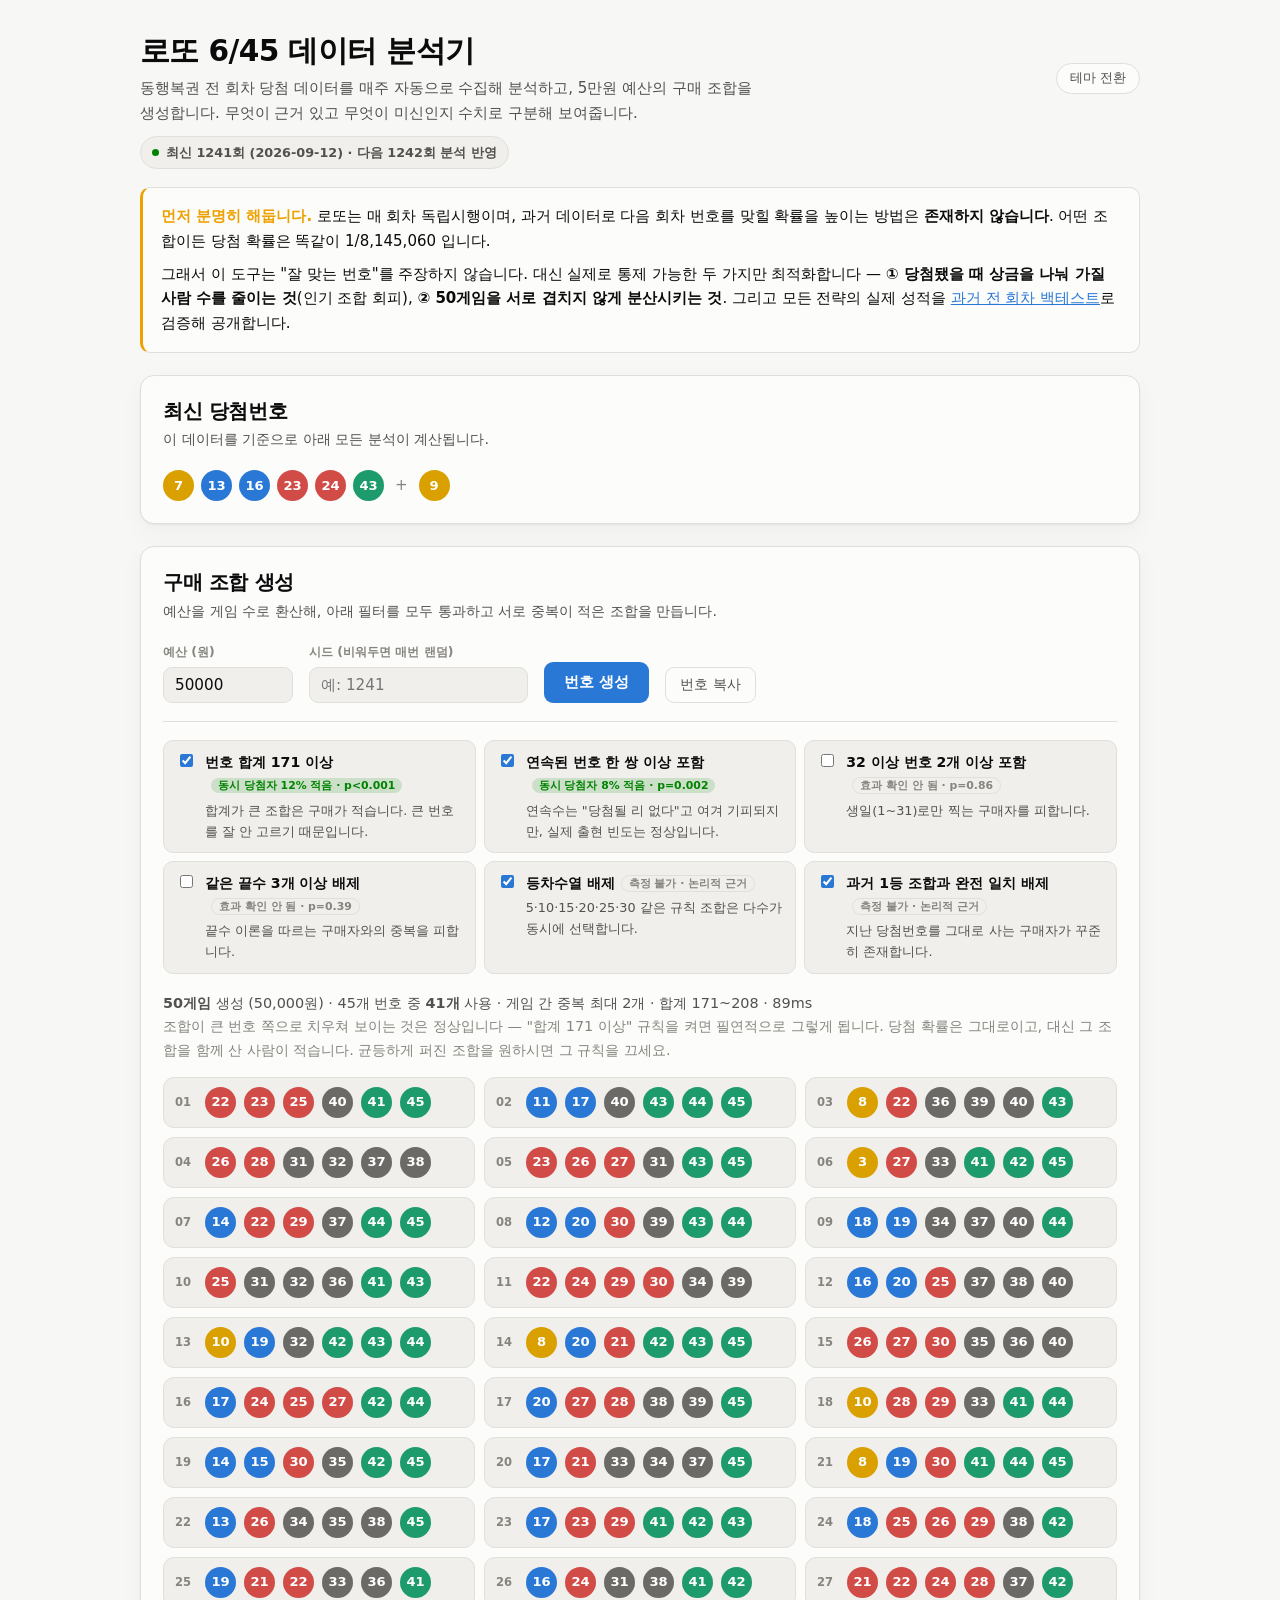
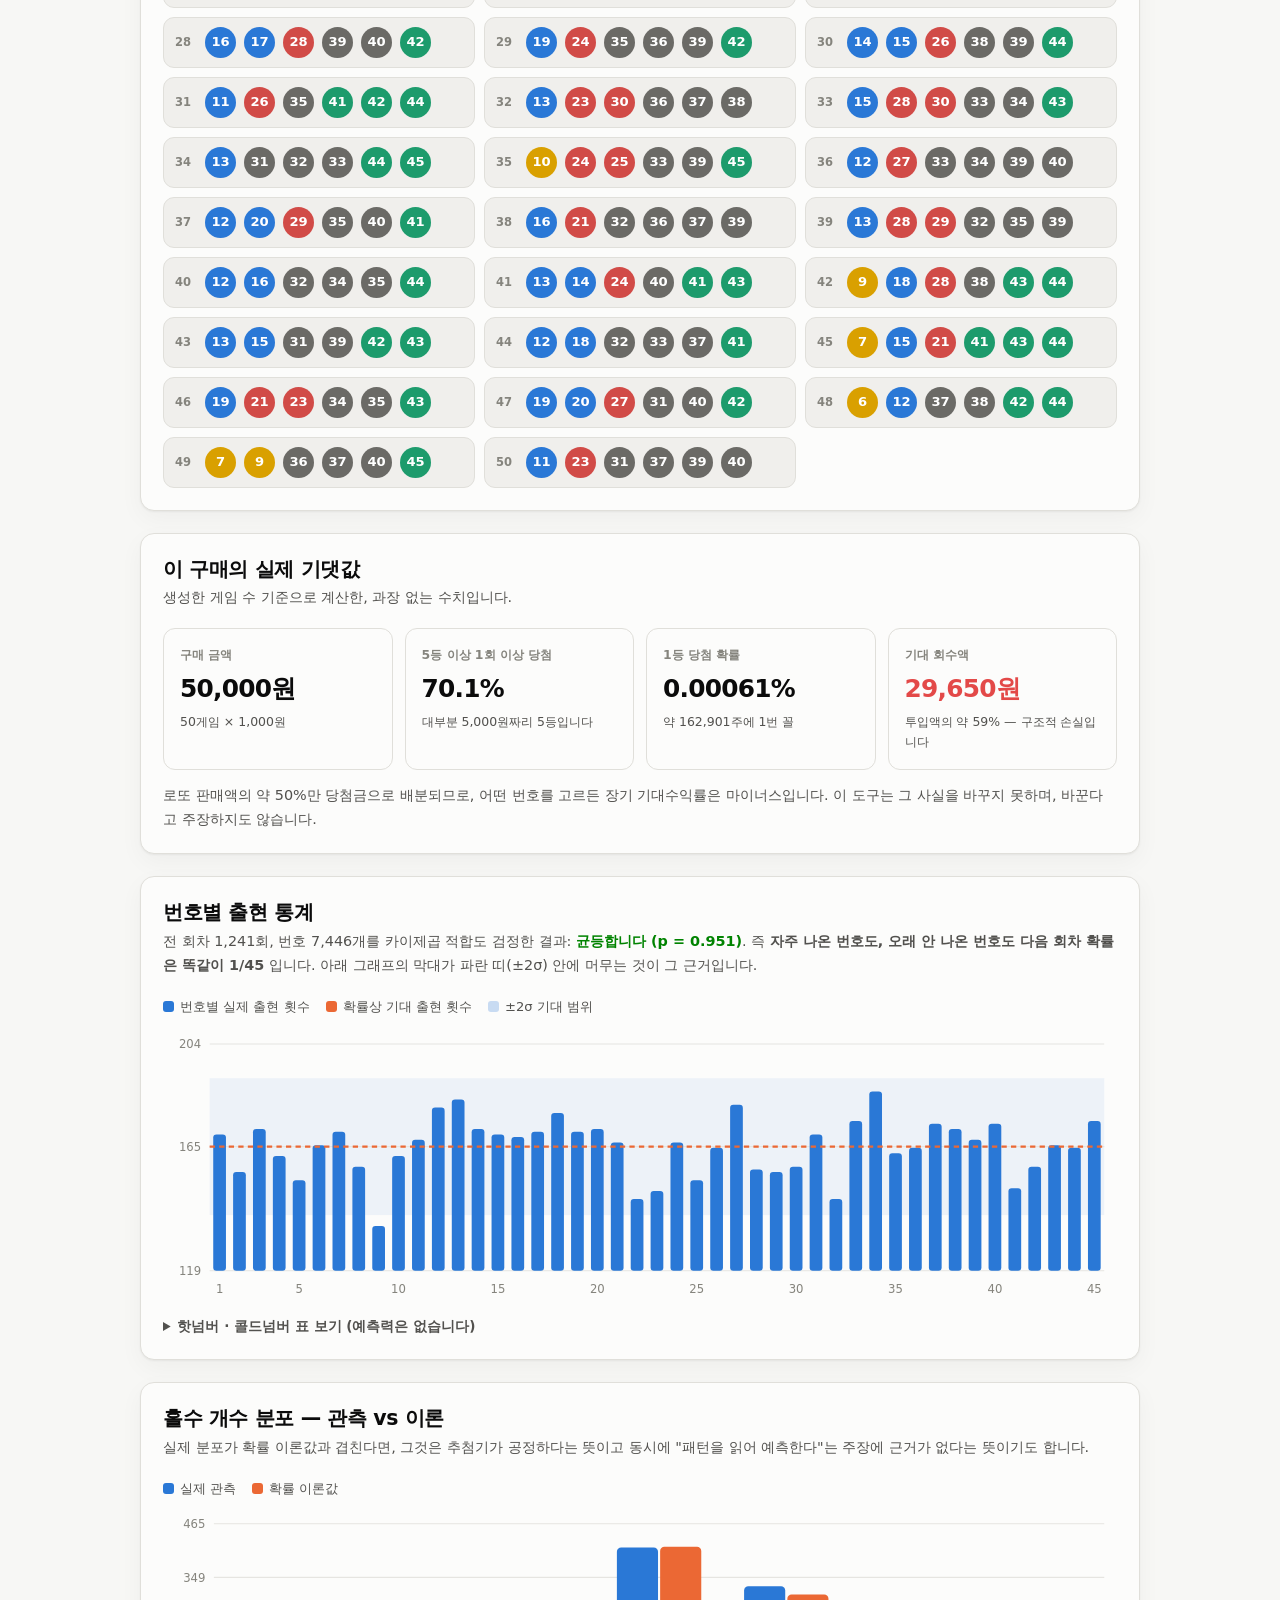
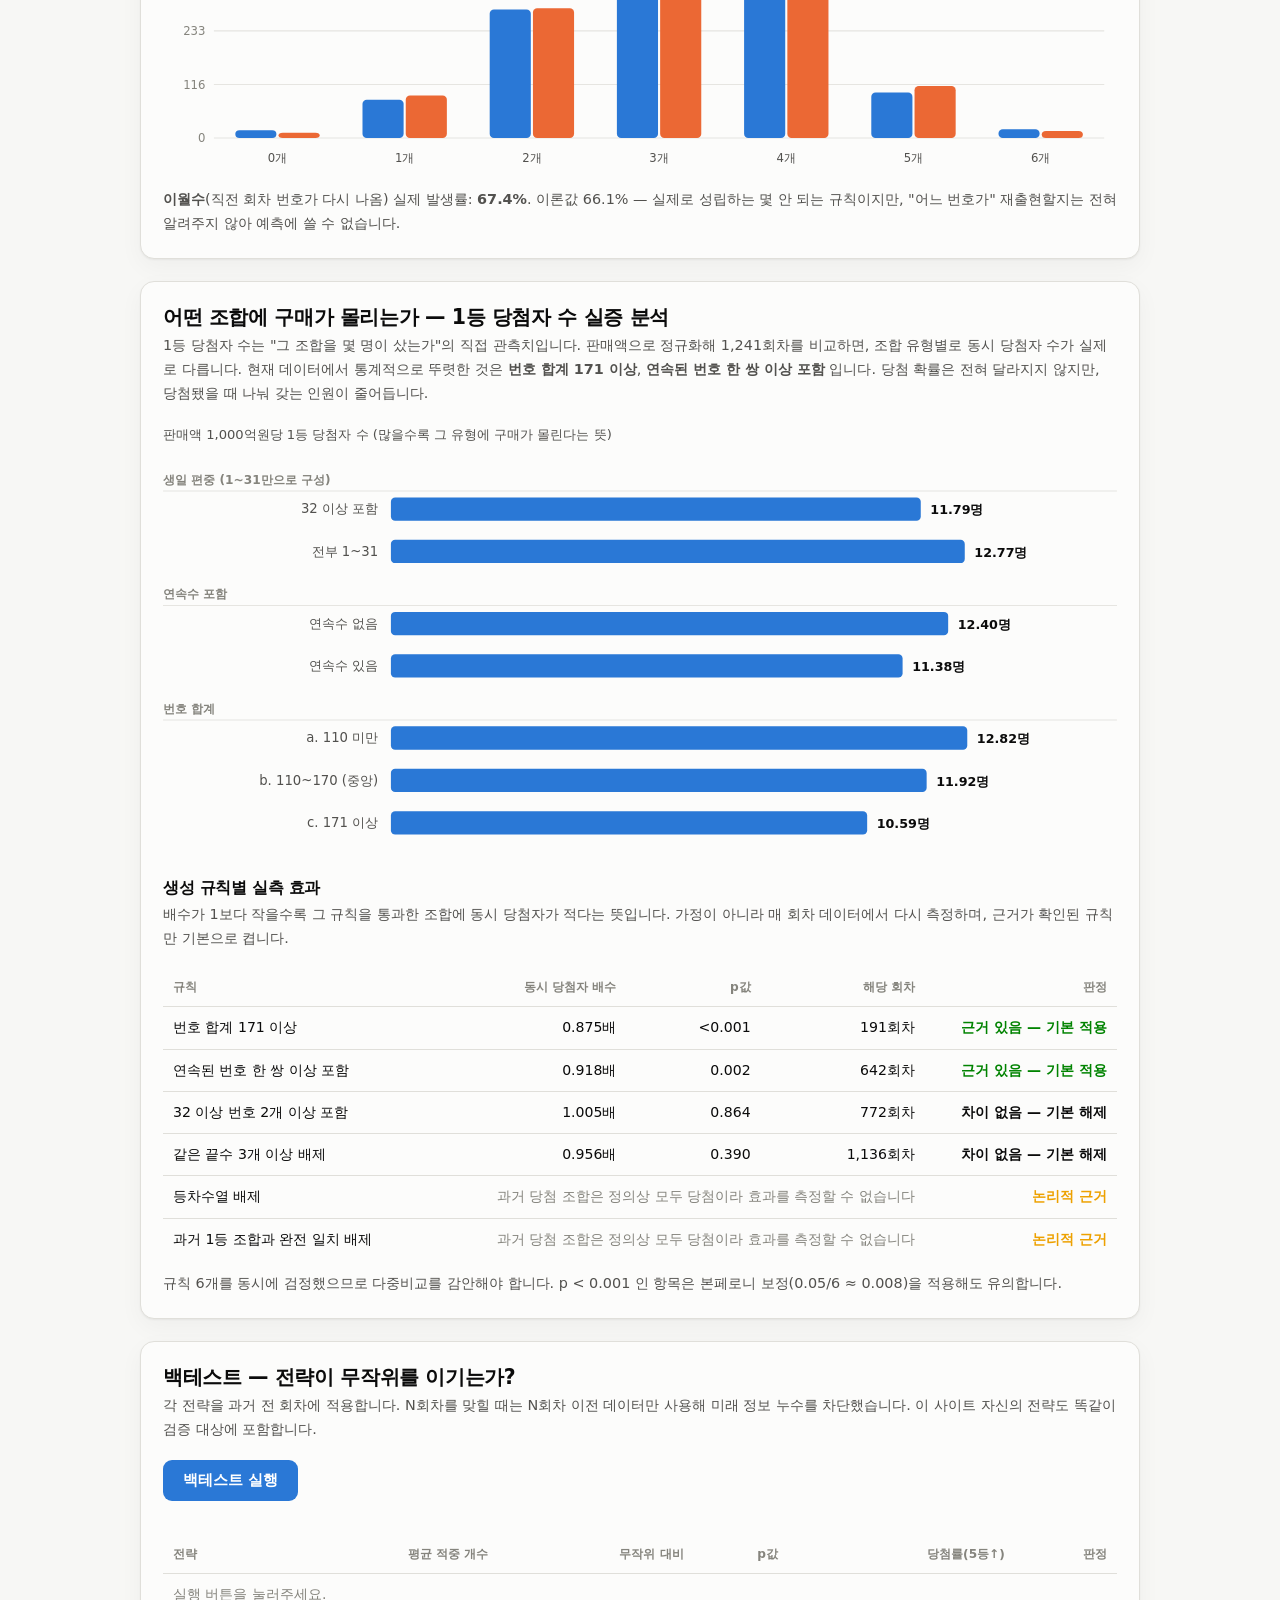
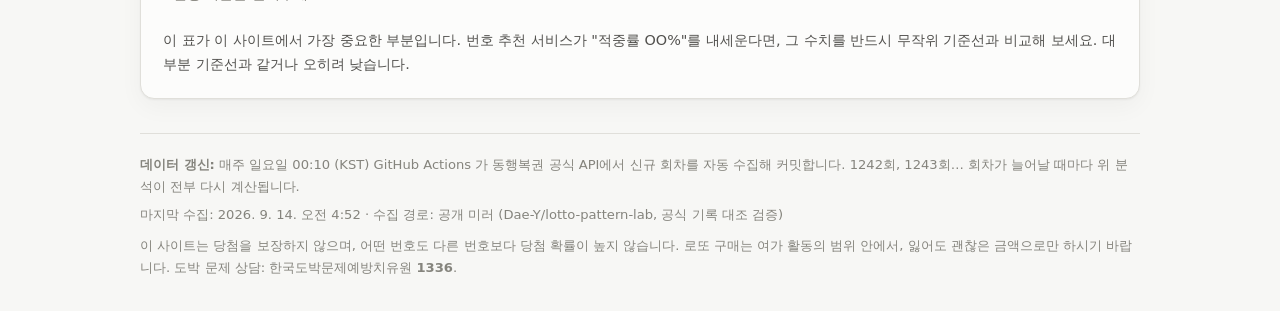
<file: docs/index.html>
<!doctype html>
<html lang="ko" >
<head>
<meta charset="utf-8">
<meta name="viewport" content="width=device-width, initial-scale=1">
<title>로또 6/45 데이터 분석기</title>
<meta name="description" content="동행복권 전 회차 데이터를 매주 자동 수집해 통계 분석하고, 5만원(50게임) 포트폴리오를 생성합니다.">
<link rel="stylesheet" href="styles.css">
<link rel="icon" href="data:image/svg+xml,<svg xmlns='http://www.w3.org/2000/svg' viewBox='0 0 32 32'><circle cx='16' cy='16' r='14' fill='%232a78d6'/><text x='16' y='22' font-size='16' text-anchor='middle' fill='white' font-family='sans-serif' font-weight='bold'>6</text></svg>">
<script src="data/draws.js"></script>
</head>
<body>
<div class="wrap">

  <header>
    <div class="top">
      <div>
        <h1>로또 6/45 데이터 분석기</h1>
        <p class="sub">동행복권 전 회차 당첨 데이터를 매주 자동으로 수집해 분석하고,
          5만원 예산의 구매 조합을 생성합니다. 무엇이 근거 있고 무엇이 미신인지 수치로 구분해 보여줍니다.</p>
      </div>
      <button id="theme" class="theme-btn">테마 전환</button>
    </div>
    <span class="badge"><span class="dot"></span><span id="round-badge">로딩 중</span></span>
  </header>

  <div id="app">

    <div class="notice">
      <p><strong>먼저 분명히 해둡니다.</strong> 로또는 매 회차 독립시행이며,
        과거 데이터로 다음 회차 번호를 맞힐 확률을 높이는 방법은 <b>존재하지 않습니다</b>.
        어떤 조합이든 당첨 확률은 똑같이 1/8,145,060 입니다.</p>
      <p>그래서 이 도구는 "잘 맞는 번호"를 주장하지 않습니다. 대신 실제로 통제 가능한 두 가지만 최적화합니다 —
        <b>① 당첨됐을 때 상금을 나눠 가질 사람 수를 줄이는 것</b>(인기 조합 회피),
        <b>② 50게임을 서로 겹치지 않게 분산시키는 것</b>.
        그리고 모든 전략의 실제 성적을 <a href="#backtest">과거 전 회차 백테스트</a>로 검증해 공개합니다.</p>
    </div>

    <!-- 최신 회차 -->
    <section class="card">
      <h2>최신 당첨번호</h2>
      <p class="note">이 데이터를 기준으로 아래 모든 분석이 계산됩니다.</p>
      <div id="latest-numbers" style="display:flex;align-items:center;gap:7px;flex-wrap:wrap"></div>
    </section>

    <!-- 생성기 -->
    <section class="card">
      <h2>구매 조합 생성</h2>
      <p class="note">예산을 게임 수로 환산해, 아래 필터를 모두 통과하고 서로 중복이 적은 조합을 만듭니다.</p>
      <div class="controls">
        <div class="field"><label for="budget">예산 (원)</label>
          <input id="budget" type="number" value="50000" min="1000" max="200000" step="1000"></div>
        <div class="field"><label for="seed">시드 (비워두면 매번 랜덤)</label>
          <input id="seed" type="text" placeholder="예: 1241" ></div>
        <button id="go" class="primary">번호 생성</button>
        <button id="copy" class="ghost">번호 복사</button>
      </div>
      <div id="toggles" class="toggles" style="margin-bottom:18px"></div>
      <p class="note" id="gen-summary" style="margin-bottom:14px"></p>
      <div id="tickets" class="tickets"></div>
    </section>

    <!-- 현실 계산 -->
    <section class="card">
      <h2>이 구매의 실제 기댓값</h2>
      <p class="note">생성한 게임 수 기준으로 계산한, 과장 없는 수치입니다.</p>
      <div id="reality" class="tiles"></div>
      <p class="note" style="margin-top:14px;margin-bottom:0">로또 판매액의 약 50%만 당첨금으로 배분되므로,
        어떤 번호를 고르든 장기 기대수익률은 마이너스입니다. 이 도구는 그 사실을 바꾸지 못하며, 바꾼다고 주장하지도 않습니다.</p>
    </section>

    <!-- 통계 -->
    <section class="card">
      <h2>번호별 출현 통계</h2>
      <p class="note" id="uniformity"></p>
      <div class="legend" style="margin-top:16px">
        <span><i style="background:var(--series-1)"></i>번호별 실제 출현 횟수</span>
        <span><i style="background:var(--series-2)"></i>확률상 기대 출현 횟수</span>
        <span><i style="background:var(--series-1);opacity:.25"></i>±2σ 기대 범위</span>
      </div>
      <div id="chart-freq" class="chart"></div>

      <details>
        <summary>핫넘버 · 콜드넘버 표 보기 (예측력은 없습니다)</summary>
        <div class="tbl-wrap" style="margin-top:10px">
          <table><tbody id="hotcold"></tbody></table>
        </div>
        <p class="note" style="margin-top:8px;margin-bottom:0">많은 사이트가 이 표를 근거로 번호를 추천합니다.
          하지만 위 카이제곱 검정이 보여주듯 이 편차는 전부 무작위 변동 범위 안에 있습니다.
          아래 백테스트에서 핫/콜드 전략이 무작위를 이기지 못하는 것으로 다시 확인됩니다.</p>
      </details>
    </section>

    <section class="card">
      <h2>홀수 개수 분포 — 관측 vs 이론</h2>
      <p class="note">실제 분포가 확률 이론값과 겹친다면, 그것은 추첨기가 공정하다는 뜻이고
        동시에 "패턴을 읽어 예측한다"는 주장에 근거가 없다는 뜻이기도 합니다.</p>
      <div class="legend">
        <span><i style="background:var(--series-1)"></i>실제 관측</span>
        <span><i style="background:var(--series-2)"></i>확률 이론값</span>
      </div>
      <div id="chart-odd" class="chart"></div>
      <p class="note" style="margin-top:14px;margin-bottom:0">
        <b>이월수</b>(직전 회차 번호가 다시 나옴) 실제 발생률: <b id="carry"></b>.
        <span id="carry-theory"></span></p>
    </section>

    <!-- 인기도 -->
    <section class="card">
      <h2>어떤 조합에 구매가 몰리는가 — 1등 당첨자 수 실증 분석</h2>
      <p class="note" id="pop-summary"></p>
      <div class="legend" style="margin-top:16px">
        <span>판매액 1,000억원당 1등 당첨자 수 (많을수록 그 유형에 구매가 몰린다는 뜻)</span>
      </div>
      <div id="chart-pop" class="chart"></div>

      <h3 style="margin-top:22px">생성 규칙별 실측 효과</h3>
      <p class="note" style="margin-top:4px">배수가 1보다 작을수록 그 규칙을 통과한 조합에
        동시 당첨자가 적다는 뜻입니다. 가정이 아니라 매 회차 데이터에서 다시 측정하며,
        근거가 확인된 규칙만 기본으로 켭니다.</p>
      <div class="tbl-wrap">
        <table>
          <thead><tr><th>규칙</th><th>동시 당첨자 배수</th><th>p값</th>
            <th>해당 회차</th><th>판정</th></tr></thead>
          <tbody id="evidence-body"></tbody>
        </table>
      </div>
      <p class="note" style="margin-top:12px;margin-bottom:0">규칙 6개를 동시에 검정했으므로
        다중비교를 감안해야 합니다. p &lt; 0.001 인 항목은 본페로니 보정(0.05/6 ≈ 0.008)을
        적용해도 유의합니다.</p>
    </section>

    <!-- 백테스트 -->
    <section class="card" id="backtest">
      <h2>백테스트 — 전략이 무작위를 이기는가?</h2>
      <p class="note">각 전략을 과거 전 회차에 적용합니다. N회차를 맞힐 때는 N회차 이전 데이터만 사용해
        미래 정보 누수를 차단했습니다. 이 사이트 자신의 전략도 똑같이 검증 대상에 포함합니다.</p>
      <button id="bt-run" class="primary" style="margin-bottom:16px">백테스트 실행</button>
      <p class="note" id="bt-status"></p>
      <div class="tbl-wrap">
        <table>
          <thead><tr><th>전략</th><th>평균 적중 개수</th><th>무작위 대비</th>
            <th>p값</th><th>당첨률(5등↑)</th><th>판정</th></tr></thead>
          <tbody id="bt-body"><tr><td colspan="6" style="color:var(--text-3)">실행 버튼을 눌러주세요.</td></tr></tbody>
        </table>
      </div>
      <p class="note" style="margin-top:14px;margin-bottom:0">이 표가 이 사이트에서 가장 중요한 부분입니다.
        번호 추천 서비스가 "적중률 OO%"를 내세운다면, 그 수치를 반드시 무작위 기준선과 비교해 보세요.
        대부분 기준선과 같거나 오히려 낮습니다.</p>
    </section>

  </div>

  <footer>
    <p><b>데이터 갱신:</b> 매주 일요일 00:10 (KST) GitHub Actions 가 동행복권 공식 API에서
      신규 회차를 자동 수집해 커밋합니다. 1242회, 1243회… 회차가 늘어날 때마다 위 분석이 전부 다시 계산됩니다.</p>
    <p style="margin-top:6px">마지막 수집: <span id="updated"></span> · 수집 경로: <span id="source"></span></p>
    <p style="margin-top:10px">이 사이트는 당첨을 보장하지 않으며, 어떤 번호도 다른 번호보다 당첨 확률이 높지 않습니다.
      로또 구매는 여가 활동의 범위 안에서, 잃어도 괜찮은 금액으로만 하시기 바랍니다.
      도박 문제 상담: 한국도박문제예방치유원 <b>1336</b>.</p>
  </footer>
</div>

<script type="module" src="app.js"></script>
</body>
</html>
</file>
<file: docs/styles.css>
:root {
  color-scheme: light;
  --bg: #f7f7f5;
  --surface: #fcfcfb;
  --surface-2: #f0efec;
  --border: #e0dfda;
  --text: #0b0b0b;
  --text-2: #52514e;
  --text-3: #85847d;
  --accent: #2a78d6;
  --series-1: #2a78d6;
  --series-2: #eb6834;
  --good: #008300;
  --warn: #eda100;
  --crit: #e34948;
  --grid: #e6e5e1;
  --radius: 14px;
  --shadow: 0 1px 2px rgba(0,0,0,.05), 0 8px 24px rgba(0,0,0,.04);
}
@media (prefers-color-scheme: dark) {
  :root:not([data-theme="light"]) {
    color-scheme: dark;
    --bg: #121211; --surface: #1a1a19; --surface-2: #232322; --border: #33332f;
    --text: #fff; --text-2: #c3c2b7; --text-3: #8d8c83;
    --accent: #3987e5; --series-1: #3987e5; --series-2: #d95926;
    --good: #3fa94a; --warn: #c98500; --crit: #e66767; --grid: #2b2b29;
    --shadow: 0 1px 2px rgba(0,0,0,.4), 0 8px 24px rgba(0,0,0,.25);
  }
}
:root[data-theme="dark"] {
  color-scheme: dark;
  --bg: #121211; --surface: #1a1a19; --surface-2: #232322; --border: #33332f;
  --text: #fff; --text-2: #c3c2b7; --text-3: #8d8c83;
  --accent: #3987e5; --series-1: #3987e5; --series-2: #d95926;
  --good: #3fa94a; --warn: #c98500; --crit: #e66767; --grid: #2b2b29;
  --shadow: 0 1px 2px rgba(0,0,0,.4), 0 8px 24px rgba(0,0,0,.25);
}

* { box-sizing: border-box; }
body {
  margin: 0; background: var(--bg); color: var(--text);
  font-family: "Pretendard", -apple-system, BlinkMacSystemFont, "Apple SD Gothic Neo",
    "Malgun Gothic", "Noto Sans KR", system-ui, sans-serif;
  font-size: 15px; line-height: 1.65; -webkit-font-smoothing: antialiased;
}
.wrap { max-width: 1040px; margin: 0 auto; padding-block: 32px; padding-inline: 20px; }
h1, h2, h3 { line-height: 1.3; margin: 0; letter-spacing: -.02em; }
h1 { font-size: 1.85rem; font-weight: 800; }
h2 { font-size: 1.28rem; font-weight: 700; }
h3 { font-size: 1rem; font-weight: 650; }
p { margin: 0; }
a { color: var(--accent); }

/* 헤더 */
.top { display: flex; flex-wrap: wrap; gap: 14px; align-items: center;
  justify-content: space-between; margin-bottom: 10px; }
.badge { display: inline-flex; align-items: center; gap: 7px; font-size: .8rem;
  font-weight: 600; padding: 5px 11px; border-radius: 999px;
  background: var(--surface-2); color: var(--text-2); border: 1px solid var(--border); }
.badge .dot { width: 7px; height: 7px; border-radius: 50%; background: var(--good); }
.sub { color: var(--text-2); margin-top: 6px; max-width: 66ch; }
.theme-btn { background: var(--surface); border: 1px solid var(--border); color: var(--text-2);
  border-radius: 999px; padding: 6px 13px; cursor: pointer; font-size: .8rem; font-family: inherit; }
.theme-btn:hover { border-color: var(--accent); color: var(--accent); }

/* 카드 */
.card { background: var(--surface); border: 1px solid var(--border);
  border-radius: var(--radius); padding: 22px; box-shadow: var(--shadow); margin-top: 22px; }
.card > h2 { margin-bottom: 4px; }
.card .note { color: var(--text-2); font-size: .9rem; margin-bottom: 18px; }

.notice { border-left: 3px solid var(--warn); background: var(--surface);
  border-radius: 10px; padding: 16px 18px; margin-top: 18px;
  border-top: 1px solid var(--border); border-right: 1px solid var(--border);
  border-bottom: 1px solid var(--border); }
.notice strong { color: var(--warn); }
.notice p + p { margin-top: 8px; }

/* 통계 타일 */
.tiles { display: grid; gap: 12px; grid-template-columns: repeat(auto-fit, minmax(160px, 1fr)); }
.tile { background: var(--surface); border: 1px solid var(--border); border-radius: 12px; padding: 16px; }
.tile .k { font-size: .78rem; color: var(--text-3); font-weight: 600; }
.tile .v { font-size: 1.55rem; font-weight: 750; letter-spacing: -.03em; margin-top: 3px;
  font-variant-numeric: tabular-nums; }
.tile .d { font-size: .78rem; color: var(--text-2); margin-top: 2px; }

/* 컨트롤 */
.controls { display: flex; flex-wrap: wrap; gap: 16px; align-items: flex-end;
  padding-bottom: 18px; border-bottom: 1px solid var(--border); margin-bottom: 18px; }
.field { display: flex; flex-direction: column; gap: 5px; }
.field label { font-size: .78rem; font-weight: 600; color: var(--text-3); }
.field input, .field select { font-family: inherit; font-size: .95rem; color: var(--text);
  background: var(--surface-2); border: 1px solid var(--border);
  border-radius: 9px; padding: 8px 11px; min-width: 130px; }
.field input:focus, .field select:focus { outline: 2px solid var(--accent); outline-offset: 1px; }
button.primary { font-family: inherit; font-size: .95rem; font-weight: 650; cursor: pointer;
  background: var(--accent); color: #fff; border: 0; border-radius: 9px; padding: 10px 20px; }
button.primary:hover { filter: brightness(1.08); }
button.ghost { font-family: inherit; font-size: .85rem; cursor: pointer; background: transparent;
  color: var(--text-2); border: 1px solid var(--border); border-radius: 9px; padding: 8px 14px; }
button.ghost:hover { border-color: var(--accent); color: var(--accent); }

.toggles { display: grid; gap: 8px; grid-template-columns: repeat(auto-fit, minmax(250px, 1fr)); }
.toggle { display: flex; gap: 9px; align-items: flex-start; font-size: .88rem;
  padding: 10px 12px; border: 1px solid var(--border); border-radius: 10px; cursor: pointer;
  background: var(--surface-2); }
.toggle input { margin-top: 3px; accent-color: var(--accent); flex: none; }
.toggle .tl { font-weight: 600; }
.toggle .tw { color: var(--text-2); font-size: .8rem; display: block; margin-top: 2px; }
.chip { font-size: .68rem; font-weight: 700; padding: 1px 7px; border-radius: 999px;
  vertical-align: middle; margin-left: 6px; white-space: nowrap; }
.chip.payout { background: color-mix(in srgb, var(--good) 15%, transparent); color: var(--good); }
.chip.none { background: var(--surface-2); color: var(--text-3); border: 1px solid var(--border); }

/* 티켓 */
.tickets { display: grid; gap: 9px; grid-template-columns: repeat(auto-fill, minmax(268px, 1fr)); }
.ticket { display: flex; align-items: center; gap: 8px; padding: 9px 11px;
  border: 1px solid var(--border); border-radius: 11px; background: var(--surface-2); }
.ticket .idx { font-size: .72rem; color: var(--text-3); width: 22px; flex: none;
  font-variant-numeric: tabular-nums; font-weight: 600; }
.ball { width: 31px; height: 31px; flex: none; border-radius: 50%; display: grid;
  place-items: center; font-size: .82rem; font-weight: 700; color: #fff;
  font-variant-numeric: tabular-nums; }
.b1 { background: #d9a000; } .b2 { background: #2a78d6; } .b3 { background: #d14b47; }
.b4 { background: #6b6a66; } .b5 { background: #1d9b6c; }

/* 차트 */
.chart { width: 100%; overflow-x: auto; }
.chart svg { display: block; }
.legend { display: flex; flex-wrap: wrap; gap: 16px; font-size: .82rem;
  color: var(--text-2); margin-bottom: 10px; }
.legend i { width: 11px; height: 11px; border-radius: 3px; display: inline-block;
  margin-right: 6px; vertical-align: -1px; }
.tip { position: fixed; pointer-events: none; z-index: 50; background: var(--text);
  color: var(--bg); font-size: .78rem; line-height: 1.45; padding: 7px 10px;
  border-radius: 7px; opacity: 0; transition: opacity .1s; white-space: nowrap; font-weight: 500; }
.tip.on { opacity: 1; }

/* 표 */
.tbl-wrap { overflow-x: auto; }
table { border-collapse: collapse; width: 100%; font-size: .88rem; }
th, td { text-align: right; padding: 9px 10px; border-bottom: 1px solid var(--border);
  font-variant-numeric: tabular-nums; white-space: nowrap; }
th:first-child, td:first-child { text-align: left; font-variant-numeric: normal; }
th { color: var(--text-3); font-size: .76rem; font-weight: 650; text-transform: none; }
tbody tr:last-child td { border-bottom: 0; }
td.verdict { font-weight: 650; }
.ok { color: var(--good); } .bad { color: var(--crit); } .mid { color: var(--warn); }

details { margin-top: 12px; }
summary { cursor: pointer; font-size: .85rem; color: var(--text-2); font-weight: 600; }
summary:hover { color: var(--accent); }

footer { margin-top: 34px; padding-top: 20px; border-top: 1px solid var(--border);
  color: var(--text-3); font-size: .82rem; }
.mono { font-family: ui-monospace, SFMono-Regular, Menlo, monospace; font-size: .85em;
  background: var(--surface-2); padding: 1px 6px; border-radius: 5px; }
@media (max-width: 560px) {
  h1 { font-size: 1.45rem; }
  .card { padding: 17px; }
  .ball { width: 28px; height: 28px; font-size: .76rem; }
}
</file>
